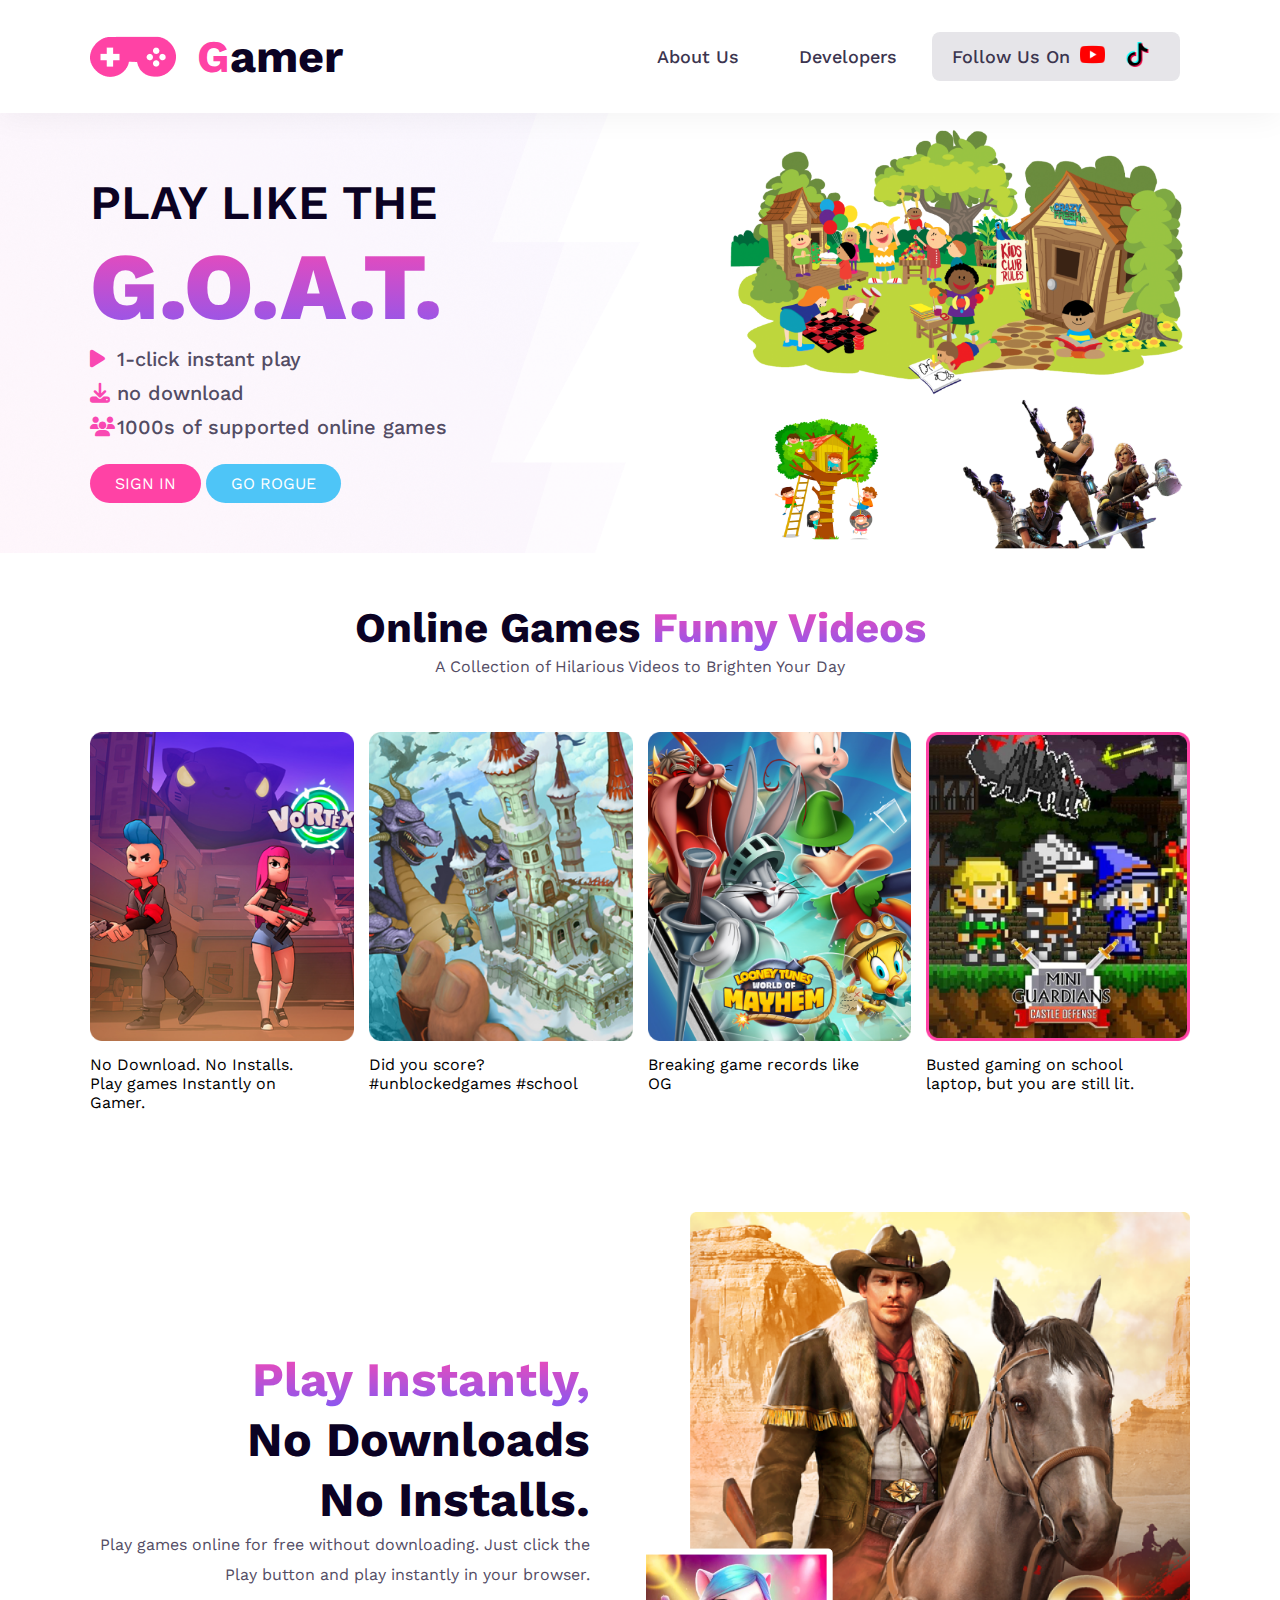
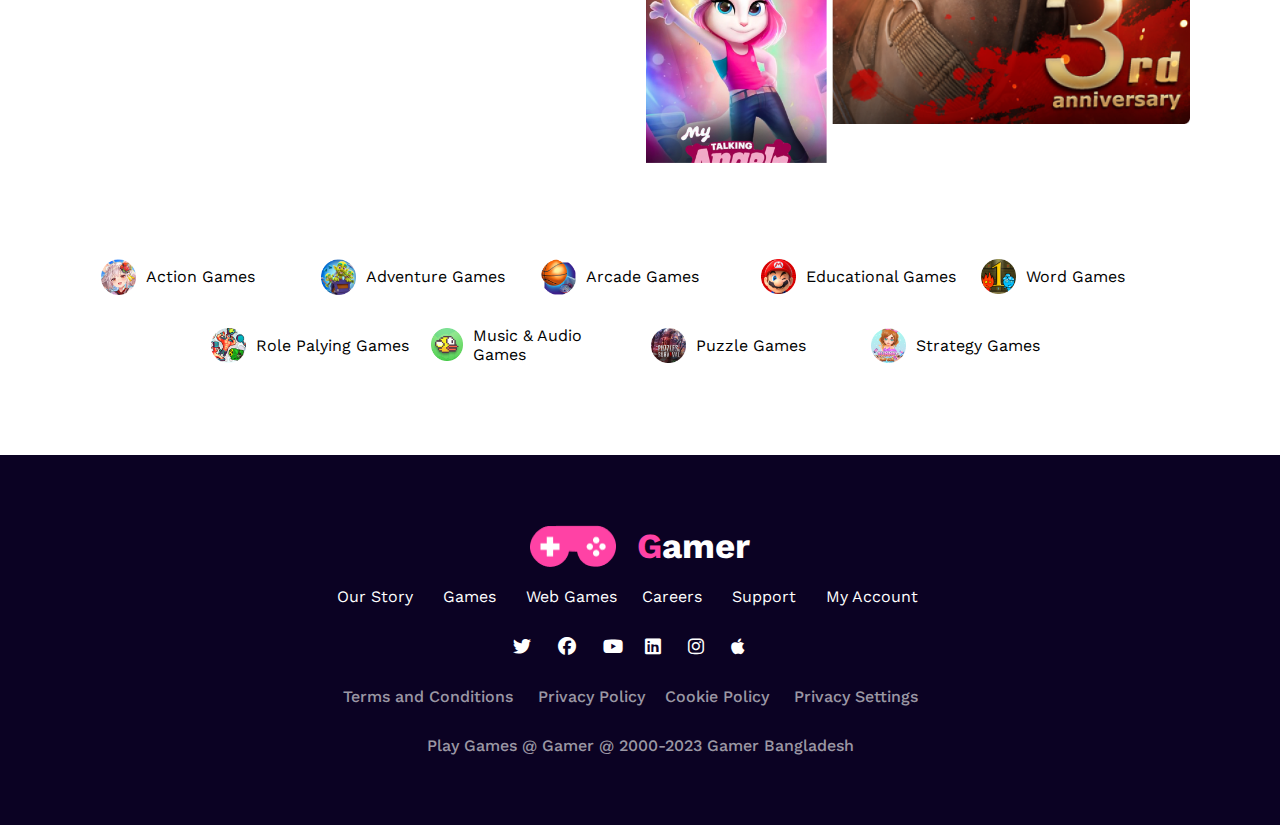
<file: index.html>
<!DOCTYPE html>
<html lang="en">
<head>
    <meta charset="UTF-8">
    <meta name="viewport" content="width=device-width, initial-scale=1.0">
    <title>Gameing Landing Page </title>
    <link rel="shortcut icon" href="asset/game.png" type="image/x-icon" />
    <!--Fontawsome CDN-->
    <link rel="stylesheet" href="https://cdnjs.cloudflare.com/ajax/libs/font-awesome/6.4.0/css/all.min.css" />
    <!--External CSS-->
    <link rel="stylesheet" href="css/style.css">
</head>
<body>
    <!--Header Part-->
    <header>
        <div class="logo">
            <a href="#">
                <img src="asset/Frame.png" alt="Gameing">
                <h1>G<span>amer</span></h1>
            </a>
        </div>
        <nav>
            <ul class="menu-bar">
                <li class="menu-item"><a class="menu-item-link" href="#">About Us</a></li>
                <li class="menu-item"><a class="menu-item-link" href="#">Developers</a></li>
                <li class="menu-item flow-us">Follow Us On<a href="#" class="flow-us-link" > <img src="asset/youtube.png" alt=""></a> <a href="#" class="flow-us-link"> <img src="asset/tiktok.png" alt=""></a></li>
            </ul>
        </nav>
    </header>
     <!--Header Part-->
     <!-- Banner Section -->
     <section>
  
            <div class="banner">
                <div class="banner-content ">
                  <div class="banner-conent-group">
                    <h2>Play Like The</h2>
                    <h1>G.O.A.T.</h1>
                    <ul class="banner-content-item">
                        <li><span><i class="fa-solid fa-play"></i></span>1-Click instant play</li>
                        <li><span><i class="fa-solid fa-download"></i></span>No Download</li>
                        <li><span><i class="fa-solid fa-users"></i></span>1000s of supported online games</li>
                    </ul>
                    <div class="btn-group">
                        <a href="#" class="btn-primary">Sign In</a>
                        <a href="#" class="btn-success">Go Rogue</a>
                    </div>  
                  </div>
                </div>
                <div class="banner-img ">
                    <img src="asset/Group 18.png" alt="">
                </div>
            </div>
      
     </section>
     <!--Banner Section-->
     <!--Online Games Section-->
     <section>
        <div class="container">
            <div class="hedain-title">
                <h2>Online Games <span> Funny Videos</span></h2>
                <p>A Collection of Hilarious Videos to Brighten Your Day</p>
            </div>
            <div class="online-games">
                <div class="online-conten-wrap">
                    <div class="online-content">
                        <img src="asset/Rectangle 4.png" alt="">
                        <div class="watch-now">
                           <div class="icon">
                            <span class="icon-play"><i class="fa-solid fa-play"></i></span>
                            <p>Watch Now</p>
                           </div>
                        </div>
                     </div>
                     <p>No Download. No Installs. Play games Instantly on Gamer.</p>
                </div>
                <div class="online-conten-wrap">
                    <div class="online-content">
                        <img src="asset/Rectangle 5.png" alt="">
                        <div class="watch-now">
                           <div class="icon">
                            <span class="icon-play"><i class="fa-solid fa-play"></i></span>
                            <p>Watch Now</p>
                           </div>
                        </div>
                     </div>
                     <p>Did you score? #unblockedgames #school</p>
                </div>
                <div class="online-conten-wrap">
                    <div class="online-content">
                        <img src="asset/Rectangle 6.png" alt="">
                        <div class="watch-now">
                           <div class="icon">
                            <span class="icon-play"><i class="fa-solid fa-play"></i></span>
                            <p>Watch Now</p>
                           </div>
                        </div>
                     </div>
                     <p>Breaking game records like OG</p>
                </div>
                <div class="online-conten-wrap">
                    <div class="online-content">
                        <img src="asset/Rectangle 7.png" alt="">
                        <div class="watch-now">
                           <div class="icon">
                            <span class="icon-play"><i class="fa-solid fa-play"></i></span>
                            <p>Watch Now</p>
                           </div>
                        </div>
                     </div>
                     <p>Busted gaming on school laptop, but you are still lit.</p>
                </div>
            </div>
        </div>
     </section>
     <!--Online Games Section-->
    <!--Online Play Games-->
    <section>
        <div class="container">
            <div class="online-play-game">
                 <div class="online-play-content">
                    <h2><span>Play Instantly,</span><br>
                        No Downloads<br>
                        No Installs.</h2>
                      <p>Play games online for free without downloading. Just click the Play button and play instantly in your browser.</p>
                 </div>
                 <div class="online-play-image">
                    <img src="asset/Rectangle 55.png" alt="">
                    <div class="online-play-overlap">
                        <img src="asset/Rectangle 66.png" alt="">
                    </div>
                 </div>
            </div>
        </div>
    </section>
<!--Online Play Games-->
<!--Our All Games Hare-->
   <section class="container">
      <div class="our-all-games">
          <div class="our-games">
              <div class="game-thamnail">
                 <img src="asset/Rectangle 11.png" alt="">
              </div>
              <p>Action Games</p>
          </div>
          <div class="our-games">
            <div class="game-thamnail">
               <img src="asset/Rectangle 12.png" alt="">
            </div>
            <p>Adventure Games</p>
        </div>
        <div class="our-games">
            <div class="game-thamnail">
               <img src="asset/Rectangle 13.png" alt="">
            </div>
            <p>Arcade Games</p>
        </div>
        <div class="our-games">
            <div class="game-thamnail">
               <img src="asset/Rectangle 14.png" alt="">
            </div>
            <p>Educational Games</p>
        </div>
        <div class="our-games">
            <div class="game-thamnail">
               <img src="asset/Rectangle 15.png" alt="">
            </div>
            <p>Word Games</p>
        </div>
        <div class="our-games">
            <div class="game-thamnail">
               <img src="asset/Rectangle 16.png" alt="">
            </div>
            <p>Role Palying Games</p>
        </div>
        <div class="our-games">
            <div class="game-thamnail">
               <img src="asset/Rectangle 17.png" alt="">
            </div>
            <p>Music & Audio Games</p>
        </div>
        <div class="our-games">
            <div class="game-thamnail">
               <img src="asset/Rectangle 18.png" alt="">
            </div>
            <p>Puzzle Games</p>
        </div>
        <div class="our-games">
            <div class="game-thamnail">
               <img src="asset/Rectangle 19.png" alt="">
            </div>
            <p>Strategy Games</p>
        </div>
      </div>
   </section>
<!--Our All Games Hare-->
<!--Footer Part-->
    <footer>
        <div class="footer-logo">
            <a href="#">
                <img src="asset/Frame.png" alt="Gameing">
                <h1>G<span>amer</span></h1>
            </a>
        </div>
        <div class="quick-link">
            <div>
                <a href="#">Our Story</a>
                <a href="#">Games</a>
                <a href="#">Web Games</a>
            </div>
            <div>
                <a href="#">Careers</a>
                <a href="#">Support</a>
                <a href="#">My Account</a>
            </div>
        </div>
        <div class="quick-flow">
            <div>
                <a href=""><i class="fa-brands fa-twitter"></i></a>
                <a href=""><i class="fa-brands fa-facebook"></i></a>
                <a href=""><i class="fa-brands fa-youtube"></i></a>
            </div>
            <div>
                <a href="#"><i class="fa-brands fa-linkedin"></i></a>
                <a href="#"><i class="fa-brands fa-instagram"></i></a>
                <a href="#"><i class="fa-brands fa-apple"></i></a>
            </div>
        </div>
        <div class="trams-conditon">
            <div>
                <a href="#">Terms and Conditions</a>
                <a href="#">Privacy Policy</a>
            </div>
            <div>
                <a href="#">Cookie Policy</a>
                <a href="#">Privacy Settings</a>
            </div>
        </div>
        <div class="copy-right">
            <p> Play Games @ Gamer @ 2000-2023 Gamer Bangladesh </p>
        </div>
    </footer>
</body>
</html>
</file>
<file: css/style.css>
@import url('https://fonts.googleapis.com/css2?family=Work+Sans:wght@300;400;500;600;700;800&display=swap');
/*Share Style*/
*{
    margin: 0;
    padding: 0;
}
body{
    font-family: 'Work Sans', sans-serif;
}
a{
    text-decoration: none;
}
li{
    list-style: none;
}
.container{
    padding: 0 7%;
}
.btn-primary{
    border-radius: 48px;
    background: var(--linear, linear-gradient(90deg, #FF42A5 0%, #FF42A5 100%));
    padding: 10px 25px;
    color: #FFF;
    font-size: 16px;
    font-weight: 400;
    text-transform: uppercase;
}
.btn-success{
    border-radius: 48px;
    background: #4EC5F7;
    padding: 10px 25px;
    color: #FFF;
    font-size: 16px;
    font-weight: 400;
    text-transform: uppercase;
}
/*Main Style Start*/
/*header Part Hare*/
header{
    background: #fff;
    padding: 30px 7%;
    display: flex;
    justify-content: space-between;
    align-items: center;
    box-shadow: 0px 4px 30px 0px rgba(0, 0, 0, 0.05);
}
 .logo a{
    display: flex;
    align-items: center;
}
.logo a h1{
    color:  #FF42A5;
    font-size: 45px;
    font-weight: 700;
    padding-left: 20px;
}
header .logo a h1 span{
    color: #0B0223;
}
header .menu-bar{
    display: flex;
}
.menu-item{
   margin-right: 10px;
   padding: 0px 15px;
   color: #3C354F;
   font-size: 18px;
   font-weight: 500;
   display: flex;
   align-items: center;
}
.menu-item a{
    padding: 10px 10px;
    color: #3C354F;
    font-size: 18px;
    font-weight: 500;
}
.flow-us{
    background: rgba(11, 2, 35, 0.10);
    border-radius: 8px;
    padding: 0px 20px;
}
.flow-us-link img{
    width: 25px;
}
/*banner part Start*/
.banner{
    display: flex;
    width: 100%;
}
.banner-content{
    width: 50%;
    background: url("../asset/Group\ 14.png");
    background-repeat: no-repeat;
    background-size: cover;
    display: flex;
    align-items: center;
    padding: 0 7%;

}
.banner-conent-group{
    padding: 30px 0;
}
.banner-content img{
    width: 100%;
}
.banner-content h2{
    color: #0B0223;
    /* text-align: center; */
    font-size: 48px;
    font-weight: 600;
    text-transform: uppercase;
}
.banner-content h1{
    background: linear-gradient(180deg, #F948B2 0%, #8758F1 100%);
    background-clip: text;
    -webkit-background-clip: text;
    -webkit-text-fill-color: transparent;
    /* text-align: center; */
    font-size: 95px;
    font-weight: 800;
    text-transform: uppercase;
}
.banner-content-item li{
    padding: 5px 0;
    color: #534C64;
    /* text-align: center; */
    font-size: 20px;
    font-weight: 500;
    text-transform: lowercase;
}
.banner-content-item li span{
    margin-right: 7px;
    color: #F948B2;
    width: 20px;
    display:inline-block;
}
.btn-group{
    margin-top: 30px;
}
.banner-img{
    width: 50%;
    padding: 0 7%;
}
.banner-img img{
    width: 100%;
}
/*Online Games Section Start*/
.hedain-title{
    text-align: center;
    padding: 50px 0;
}
.hedain-title h2{
    color: #0B0223;
    font-size: 42px;
    font-weight: 700;
}
.hedain-title h2 span{
    background: linear-gradient(180deg, #F948B2 0%, #8758F1 100%);
    background-clip: text;
    -webkit-background-clip: text;
    -webkit-text-fill-color: transparent;
}
.hedain-title p{
    color: #534C64;
    font-size: 16px;
    font-weight: 400;
    line-height: 30px; /* 166.667% */
}
.online-games{
    display: grid;
    grid-template-columns: repeat(4,1fr);
    gap: 15px;
    padding-bottom: 50px;
}
.online-content{
    width: 100%;
    position: relative;
}
.online-content img{
    width: 100%;
}
.watch-now{
    width: 100%;
    position: absolute;
    top: 0;
    left: 0;
    /* transform: translate(-50%, -50%); */
    color: #F948B2;
    text-align: center;
    border-radius: 16px;
    background: linear-gradient(0deg, rgba(0, 0, 0, 0.60) 0%, rgba(0, 0, 0, 0.60) 100%);
    height: 100%;
    opacity: 0;
    visibility: hidden;
    transition: all .3s;
}
.icon{
    /* margin: 0; */
    position: absolute;
    top: 50%;
    left: 50%;
    -ms-transform: translate(-50%, -50%);
    transform: translate(-50%, -50%);
    text-align: center;
  }
  .icon-play{
    border-radius: 100%;
    background-color: #fff;
    padding: 15px 15px;
    font-size: 18px;
    color:#534C64 ;
    cursor: pointer;
  }
  .icon p{
    margin-top: 20px;

  }
  .online-content:hover .watch-now{
    opacity: 1;
    visibility: visible;
  }
  .online-conten-wrap p{
    padding: 10px 30px 0 0;
  }
  /*Online Play Game*/
  .online-play-game{
    padding: 50px 0;
    display: flex;
    align-items: center;
  }
  .online-play-content{
    width: 50%;
    text-align: right;
    padding-right: 50px;
  }
  .online-play-content h2{
    color: #0B0223;
    font-size: 48px;
    font-weight: 700;
    line-height: 60px;
  }
  .online-play-content h2 span{
    background: linear-gradient(180deg, #F948B2 0%, #8758F1 100%);
    background-clip: text;
    -webkit-background-clip: text;
    -webkit-text-fill-color: transparent;
  }
  .online-play-content p{
    color: #534C64;
    text-align: right;
    font-size: 16px;
    font-weight: 400;
    line-height: 30px; /* 166.667% */
  }
  .online-play-image {
    width: 50%;
    padding-left: 50px;
    position: relative;
  }
  .online-play-image img{
    width: 100%;
  }
  .online-play-overlap{
    width: 35%;
    position: absolute;
    top: 65%;
    left: 0;
    z-index: 1;
  }
  .online-play-overlap img{
    width: 100%;
  }
  /*Our all games hare*/
  .our-all-games{
    width: 100%;
    padding: 70px 0;
    display: flex;
    justify-content: center;
    flex-wrap: wrap;
  }

  .our-games{
    display: flex;
    align-items: center;
    padding: 10px 10px;
    border-radius: 50px;
    background: #FFF;
    transition: all .3s;
    border: 1px solid transparent;
    width: 18%;
    margin-bottom: 10px;
  }
  .our-games:hover{
    border: 1px solid #F948B2;
  }
  .game-thamnail{
    margin-right: 10px;
    width: 35px;
    height: 35px;
  }
  .game-thamnail img{
    width: 100%;
  }
  /*Foorer Section*/
  footer{
    width: 100%;
    background:#0B0223;
    padding: 70px 0;
    text-align: center;
  }
  .footer-logo{
    display: flex;
    justify-content: center;
  }
  .footer-logo a{
    display: flex;
  }
  .footer-logo a h1{
    color:  #FF42A5;
    font-size: 35px;
    font-weight: 700;
    padding-left: 20px;
}
footer .footer-logo a h1 span{
    color: #fff;
}
.quick-link{
    display: flex;
    justify-content: center;
    margin-top: 20px;
}
.quick-link a{
    color: #fff;
    margin-right: 25px;
    font-size: 16px;
}
.quick-flow,.trams-conditon{
    display: flex;
    justify-content: center;
    margin-top: 30px;
}
.quick-flow a{
    color: #fff;
    font-size: 18px;
    margin-right: 22px;
}
.trams-conditon a{
    color: rgba(255, 255, 255, 0.60);
    text-align: center;
    font-size: 16px;
    font-weight: 500;
    margin-right: 20px;
}
.copy-right{
    color: rgba(255, 255, 255, 0.60);
    text-align: center;
    font-size: 16px;
    font-weight: 500;
    margin-top: 30px;
}


/******************************/


/* Large devices (laptops/desktops, 992px and up) */
@media only screen and (min-width: 420px) and (max-width: 576px){
   /* .container{
       padding:0 15%;
   } */
    header{
        flex-direction: column;
        padding-bottom: 70px;
        box-shadow: none;
        justify-content: center;
        /* width: 100%; */
    }
    .logo {
     padding-top: 50px 0;
     justify-content: center;
     text-align: center;
    }
    header .menu-bar{
        flex-direction: column;
        text-align: center;
    }
    .menu-item {
        text-align: center;
        display: inline-block;
        padding: 16px 10px;
    }
    .flow-us{
        padding: 10px 20px;
        display: flex;
    }
/*Banner Sectuin*/
.banner{
    flex-direction: column-reverse;
    justify-content: center;
}
.banner-content{
    width: 100%;
    padding: 0 ;
} 
.banner-img{
    width: 100%;
    padding: 0;
}
.banner-content h2{
    font-size: 28px;
    text-align: center;
}
.banner-content h1{
    font-size: 45px;
    text-align: center;
}
.banner-content-item li{
    font-size: 16px;
    font-weight: 400;
}
.banner-conent-group{
    text-align: center;
    width: 100%;
    padding: 50px 0;
}
/*Online Games*/
.hedain-title h2{
    font-size: 28px;
}
.online-games{
    grid-template-columns: repeat(1, 1fr);
}
.online-conten-wrap{
    margin-bottom: 20px;
}

/*Online Play Games*/
.online-play-game{
    flex-direction: column;
}
.online-play-content{
    width: 100%;
    padding: 50PX 0;
    text-align: center;
}
.online-play-image {
    width: 100%;
    padding-left: 0px;
}
.online-play-content h2{
    font-size: 35px;
    line-height: 50px;
    padding-bottom: 30px;
}
.online-play-overlap{
    left: -7%;
}
/*All Games Hare*/
.our-all-games{
    justify-content: space-between;
    /* background-color: #FF42A5; */
}
.our-games{
    width: 20%;
    border-radius: 20px;
    justify-content: space-between;
}
.our-games p{
    font-size: 12px;
}
.online-play-content p {
    text-align: center;
}

.quick-link,.quick-flow,.trams-conditon{
    flex-direction: column;
    padding-bottom: 10px;
}
.quick-link a,.quick-flow a,.trams-conditon a{
    margin-bottom: 20px;
    display: inline-block;
}

}
/* Medium devices (landscape tablets, 768px and up) */
@media only screen and (min-width: 768px) {...}

/* Small devices (portrait tablets and large phones, 600px and up) */
@media only screen and (min-width: 600px) {...}
/* Extra small devices (phones, 600px and down) */
@media only screen and (max-width: 600px) {...}
</file>
